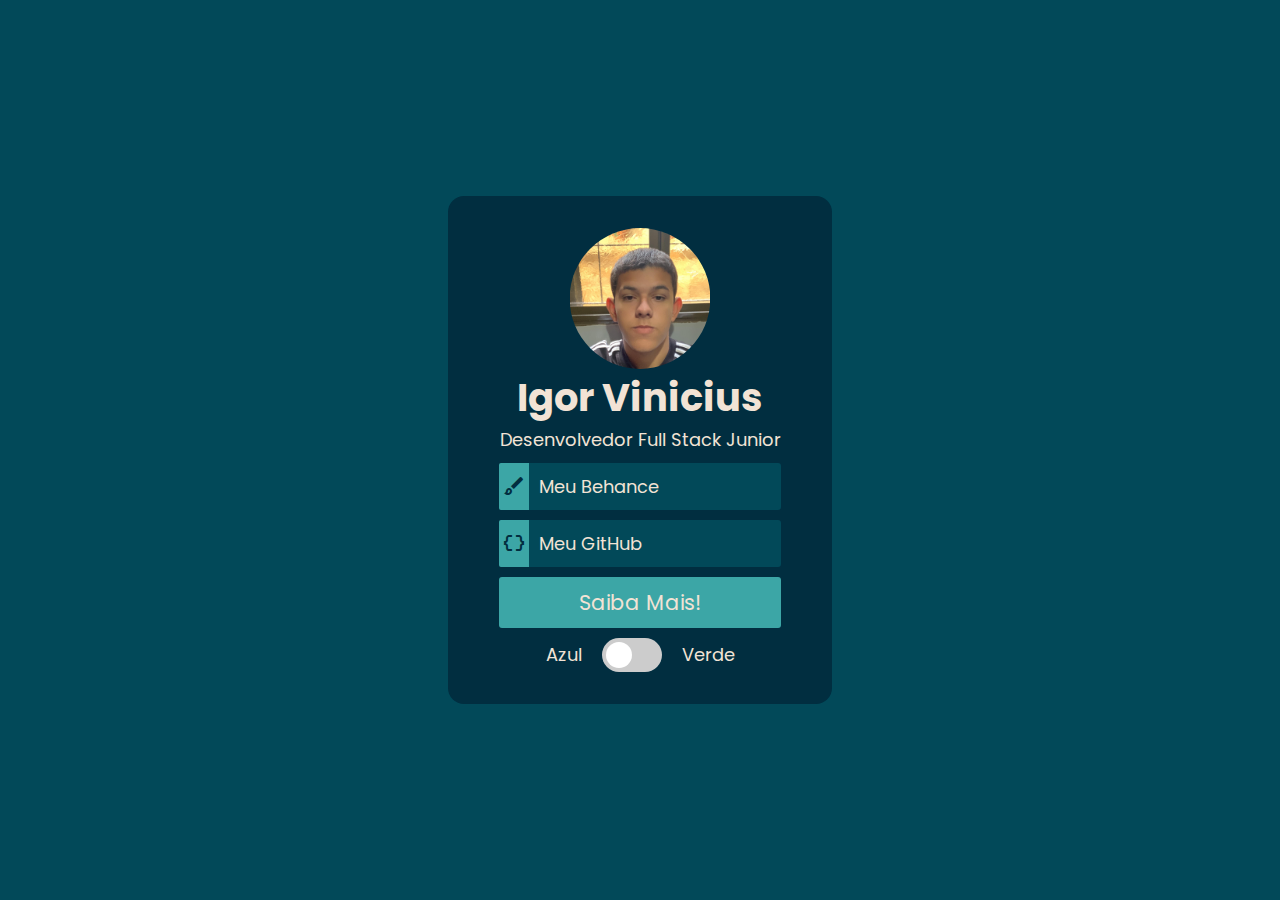
<file: index.html>
<!DOCTYPE html>
<html lang="en">

<head>
    <meta charset="UTF-8">
    <meta http-equiv="X-UA-Compatible" content="IE=edge">
    <meta name="viewport" content="width=device-width, initial-scale=1.0">
    <link rel="stylesheet" href="css/style.css">
    <link rel="stylesheet"
        href="https://fonts.googleapis.com/css2?family=Material+Symbols+Outlined:opsz,wght,FILL,GRAD@48,400,0,0" />
    <link rel="stylesheet"
        href="https://fonts.googleapis.com/css2?family=Material+Symbols+Outlined:opsz,wght,FILL,GRAD@48,400,0,0" />
    <title>Meu Site</title>
</head>

<body id="body">
    <div class="card" id="card">
        <img src="images/profile.jpg" alt="">
        <h1>Igor Vinicius</h1>
        <p>Desenvolvedor Full Stack Junior</p>
        <a href="https://www.behance.net/igorvinicius8" target="_blank" class="linkcard">
            <div class="icon"><span class="material-symbols-outlined">
                    brush
                </span></div>
            <p>Meu Behance</p>
        </a>
        <a href="https://github.com/igorviniciussantana" target="_blank"  class="linkcard">
            <div class="icon"><span class="material-symbols-outlined">
                    data_object
                </span></div>
            <p id="github">Meu GitHub</p>
        </a>

        <a href="pages/saibamais.html" class="button"><button id="button">Saiba Mais!</button></a>

        <p class="control">
            Azul
        <label class="switch"  onclick="changeColor()">
            <input type="checkbox" id="checkbox">
            <span class="slider round"></span>
          </label>
        Verde
        </p>
    </div>

    <script src="js/script.js"></script>
</body>

</html>
</file>
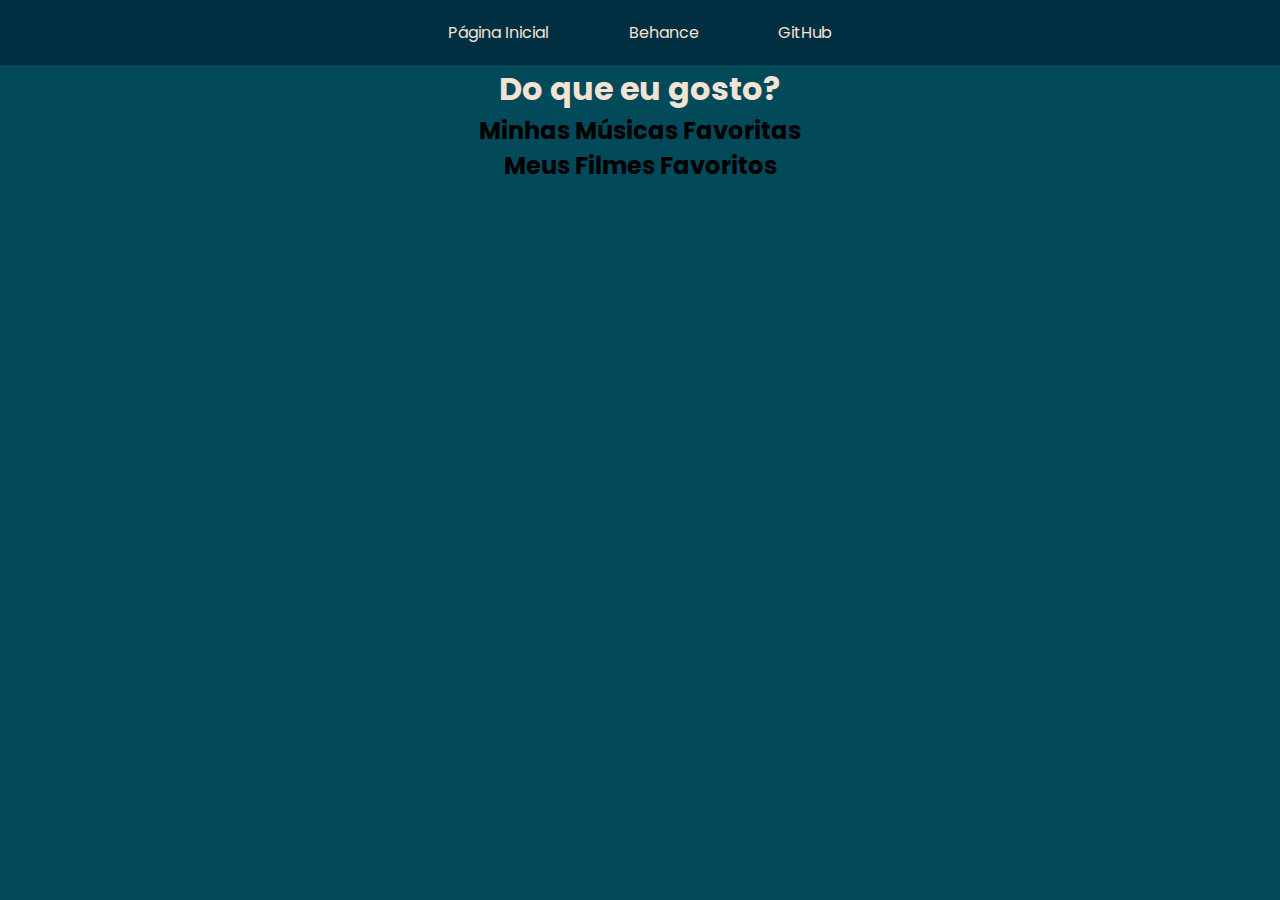
<file: pages/saibamais.html>
<!DOCTYPE html>
<html lang="en">

<head>
    <meta charset="UTF-8">
    <meta http-equiv="X-UA-Compatible" content="IE=edge">
    <meta name="viewport" content="width=device-width, initial-scale=1.0">
    <link rel="stylesheet" href="../css/saibamais.css">
    <title>Saiba Mais - Igor Vinicius</title>
</head>

<body>
    <nav>
        <ul>
            <li><a href="../index.html">Página Inicial</a></li>
            <li><a href="https://www.behance.net/igorvinicius8" target="_blank">Behance</a></li>
            <li><a href="https://github.com/igorviniciussantana" target="_blank">GitHub</a></li>
        </ul>
    </nav>
    <h1>Do que eu gosto?</h1>
    <div>
        <h2>Minhas Músicas Favoritas</h2>
    </div>

    <div>
        <h2>Meus Filmes Favoritos</h2>
    </div>
</body>

</html>
</file>
<file: css/style.css>
@import url("https://fonts.googleapis.com/css2?family=Poppins:wght@100;200;300;400;500;600;700;800;900&display=swap");

* {
  margin: 0;
  padding: 0;
  box-sizing: border-box;
  font-family: "Poppins", sans-serif;
}

body {
  width: 100vw;
  height: 100vh;
  display: flex;
  flex-direction: column;
  align-items: center;
  justify-content: center;
  background-color: #024959;
}

h1 {
  color: #f2e3d5;
  font-size: 3vw;
}

p {
  color: #f2e3d5;
  font-size: 1.4vw;
}

.card {
  background-color: #012e40;

  padding: 2rem 1rem;

  border-radius: 1rem;

  display: flex;
  flex-direction: column;
  align-items: center;
  justify-content: center;

  width: 30vw;
}

img {
  width: 40%;
  clip-path: circle(50% at 50% 50%);
  transition: 500ms;
}

img:hover {
  filter: grayscale(100);
  transition: 500ms;
  cursor: pointer;
}

.linkcard {
  color: #f2e3d5;
  text-decoration: none;
  background-color: #024959;
  width: 80%;

  display: flex;
  border-radius: 3px;
  transition: 500ms;
  margin-top: 10px;
}

.linkcard p {
  padding: 10px 0;
}

.linkcard:hover {
  background-color: #033742;
  transition: 500ms;
  transform: scale(1.2);
}

.icon {
  background-color: #3ca6a6;
  display: flex;
  align-items: center;
  justify-content: center;
  padding: 2px 3px;
  border-radius: 2px 0 0 2px;

  margin-right: 10px;

  color: #012e40;
}

button {
  background-color: #3ca6a6;
  width: 100%;
  border: none;
  color: #f2e3d5;
  padding: 10px 0;
  border-radius: 3px;
  font-size: 1.3rem;

  margin-top: 10px;

  transition: 500ms;
}

button:hover {
  transform: scale(1.1);
  cursor: pointer;

  transition: 500ms;
}

.button {
  width: 80%;
}

.switch {
  position: relative;
  display: inline-block;
  width: 60px;
  height: 34px;
}

/* Hide default HTML checkbox */
.switch input {
  opacity: 0;
  width: 0;
  height: 0;
}

/* The slider */
.slider {
  position: absolute;
  cursor: pointer;
  top: 0;
  left: 0;
  right: 0;
  bottom: 0;
  background-color: #ccc;
  -webkit-transition: 0.4s;
  transition: 0.4s;
}

.slider:before {
  position: absolute;
  content: "";
  height: 26px;
  width: 26px;
  left: 4px;
  bottom: 4px;
  background-color: white;
  -webkit-transition: 0.4s;
  transition: 0.4s;
}

input:checked + .slider {
  background-color: #2196f3;
}

input:focus + .slider {
  box-shadow: 0 0 1px #2196f3;
}

input:checked + .slider:before {
  -webkit-transform: translateX(26px);
  -ms-transform: translateX(26px);
  transform: translateX(26px);
}

/* Rounded sliders */
.slider.round {
  border-radius: 34px;
}

.slider.round:before {
  border-radius: 50%;
}

.control {
  margin-top: 10px;
  display: flex;
  column-gap: 20px;
  align-items: center;
  align-content: center;
  justify-content: center;
}
</file>
<file: css/saibamais.css>
@import url('https://fonts.googleapis.com/css2?family=Poppins:wght@100;200;300;400;500;600;700;800;900&display=swap');

* {
    margin: 0;
    padding: 0;
    box-sizing: border-box;
    font-family: 'Poppins', sans-serif;
}

body {
    width: 100vw;
    height: 100vh;
    display: flex;
    flex-direction: column;
    align-items: center;
    background-color: #024959;
}
a{

text-decoration: none;
color: inherit;


}
nav{
width: 100vw;
display: flex;
justify-content: center;
background-color: #012E40;
padding: 20px 0;
}

nav ul{
display: flex;
list-style: none;
width: 30%;
align-items: center;
justify-content: space-between;
color: #F2E3D5;

}

nav ul li{
    transition: 600ms;


}

nav ul li:hover{
transform: scale(1.1);
letter-spacing: 2px;
text-align: center;
transition: 600ms;

}


h1{

color:#F2E3D5;

}
</file>
